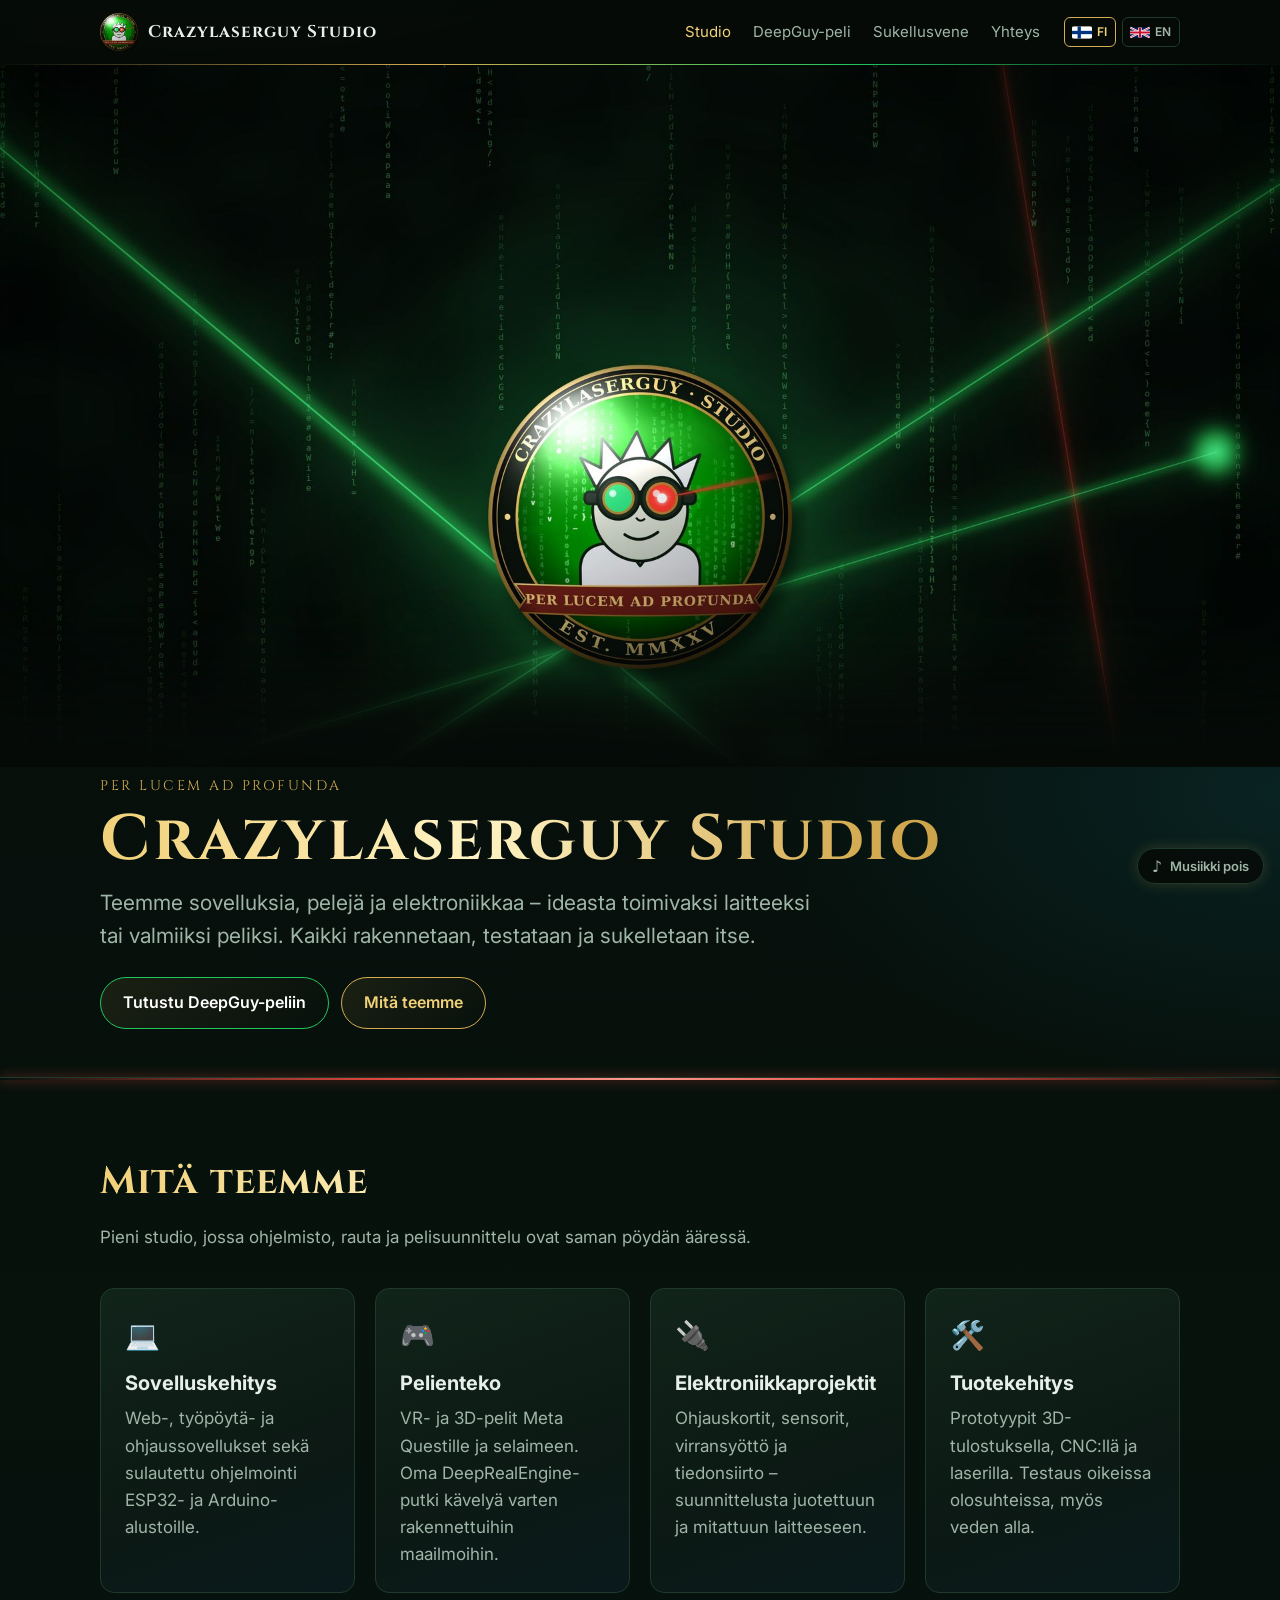
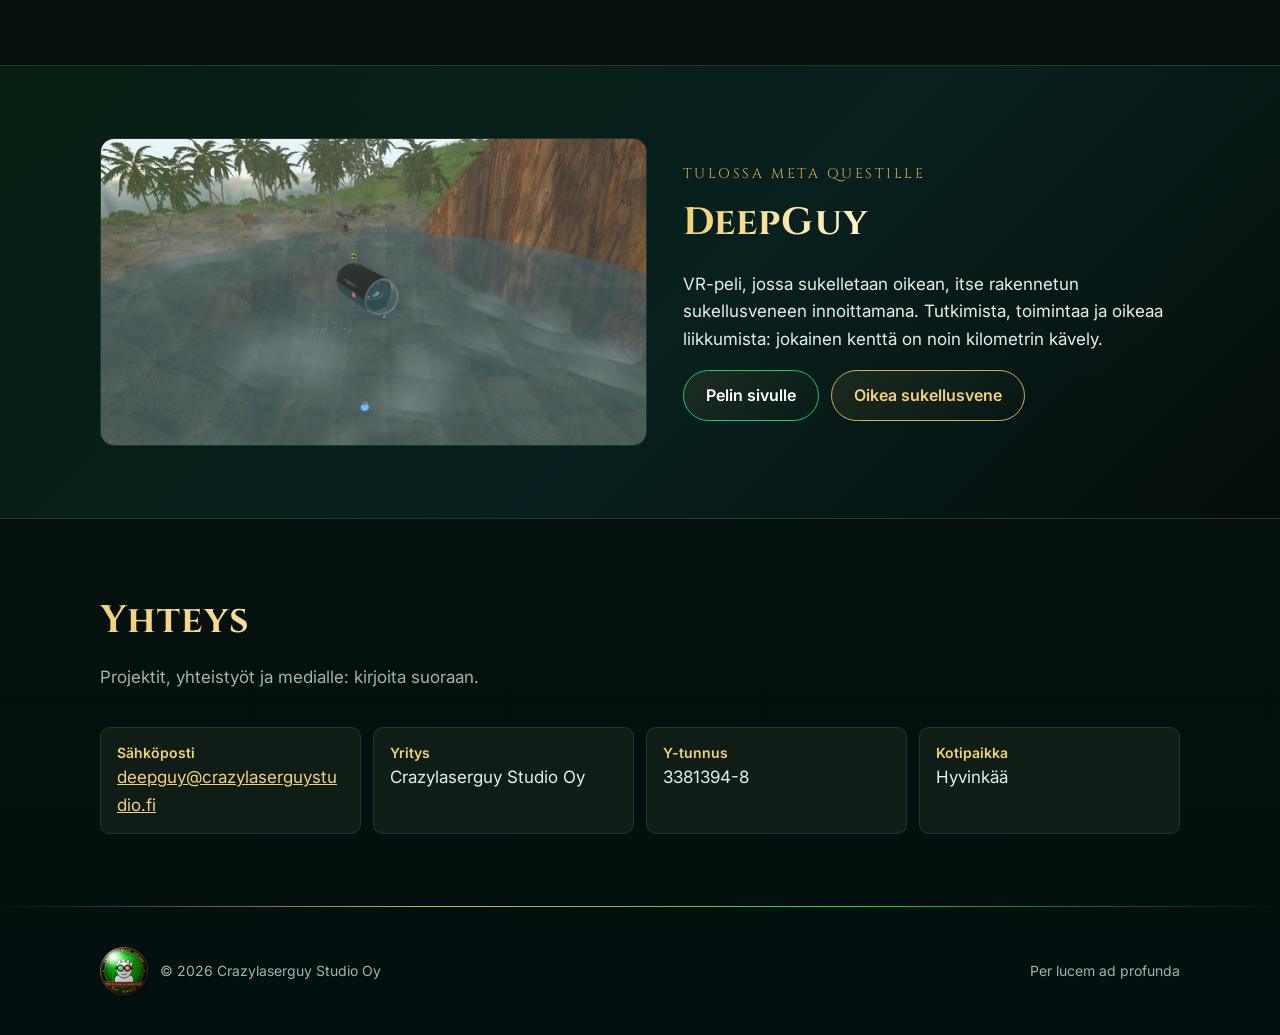
<file: index.html>
<!doctype html>
<html lang="fi">
<head>
<meta charset="utf-8">
<link rel="alternate" hreflang="fi" href="https://crazylaserguystudio.fi/">
<link rel="alternate" hreflang="en" href="https://crazylaserguystudio.fi/en/">
<meta name="viewport" content="width=device-width,initial-scale=1">
<title>Crazylaserguy Studio – sovellukset, pelit ja elektroniikka</title>
<meta name="description" content="Crazylaserguy Studio Oy on hyvinkääläinen studio: sovelluskehitys, pelienteko, elektroniikkaprojektit ja tuotekehitys. Tekijät DeepGuy-pelin ja -sukellusveneen takana.">
<link rel="icon" href="/assets/img/logo-32.png" sizes="32x32">
<link rel="apple-touch-icon" href="/assets/img/logo-192.png">
<meta property="og:title" content="Crazylaserguy Studio">
<meta property="og:description" content="Sovelluskehitys, pelienteko, elektroniikkaprojektit ja tuotekehitys.">
<meta property="og:image" content="https://crazylaserguystudio.fi/assets/img/hero-laser.jpg">
<link rel="preconnect" href="https://fonts.googleapis.com">
<link rel="preconnect" href="https://fonts.gstatic.com" crossorigin>
<link href="https://fonts.googleapis.com/css2?family=Cinzel:wght@600;700&family=Inter:wght@400;600&display=swap" rel="stylesheet">
<link rel="stylesheet" href="/assets/style.css">
</head>
<body>

<nav class="nav"><div class="wrap">
  <a class="brand" href="/"><img src="/assets/img/logo-64.png" alt=""><span>Crazylaserguy Studio</span></a>
  <ul>
    <li><a href="/" aria-current="page">Studio</a></li>
    <li><a href="/deepguy/">DeepGuy-peli</a></li>
    <li><a href="/deepguy/rov/">Sukellusvene</a></li>
    <li><a href="#yhteys">Yhteys</a></li>
  </ul>
  <div class="lang"><a href="https://crazylaserguystudio.fi/" hreflang="fi" lang="fi" aria-current="true" title="Suomeksi"><svg viewBox="0 0 18 11" aria-hidden="true"><rect width="18" height="11" fill="#fff"/><rect x="5" width="3" height="11" fill="#003580"/><rect y="4" width="18" height="3" fill="#003580"/></svg><span>FI</span></a><a href="https://crazylaserguystudio.fi/en/" hreflang="en" lang="en" title="In English"><svg viewBox="0 0 60 30" aria-hidden="true"><rect width="60" height="30" fill="#012169"/><path d="M0,0L60,30M60,0L0,30" stroke="#fff" stroke-width="6"/><path d="M0,0L60,30M60,0L0,30" stroke="#C8102E" stroke-width="2"/><path d="M30,0v30M0,15h60" stroke="#fff" stroke-width="10"/><path d="M30,0v30M0,15h60" stroke="#C8102E" stroke-width="6"/></svg><span>EN</span></a></div>
</div></nav>

<header class="hero" style="background-image:url('/assets/img/hero-laser.jpg')">
  <div class="wrap">
    <p class="motto">Per lucem ad profunda</p>
    <h1>Crazylaserguy Studio</h1>
    <p class="lead">Teemme sovelluksia, pelejä ja elektroniikkaa – ideasta toimivaksi laitteeksi tai valmiiksi peliksi. Kaikki rakennetaan, testataan ja sukelletaan itse.</p>
    <div class="btns">
      <a class="btn btn--primary" href="/deepguy/">Tutustu DeepGuy-peliin</a>
      <a class="btn" href="#mita-teemme">Mitä teemme</a>
    </div>
  </div>
</header>
<hr class="laser-line">

<section id="mita-teemme">
  <div class="wrap">
    <h2>Mitä teemme</h2>
    <p class="sub">Pieni studio, jossa ohjelmisto, rauta ja pelisuunnittelu ovat saman pöydän ääressä.</p>
    <div class="grid">
      <div class="card"><div class="ico">💻</div><h3>Sovelluskehitys</h3><p>Web-, työpöytä- ja ohjaussovellukset sekä sulautettu ohjelmointi ESP32- ja Arduino-alustoille.</p></div>
      <div class="card"><div class="ico">🎮</div><h3>Pelienteko</h3><p>VR- ja 3D-pelit Meta Questille ja selaimeen. Oma DeepRealEngine-putki kävelyä varten rakennettuihin maailmoihin.</p></div>
      <div class="card"><div class="ico">🔌</div><h3>Elektroniikkaprojektit</h3><p>Ohjauskortit, sensorit, virransyöttö ja tiedonsiirto – suunnittelusta juotettuun ja mitattuun laitteeseen.</p></div>
      <div class="card"><div class="ico">🛠️</div><h3>Tuotekehitys</h3><p>Prototyypit 3D-tulostuksella, CNC:llä ja laserilla. Testaus oikeissa olosuhteissa, myös veden alla.</p></div>
    </div>
  </div>
</section>

<section class="alt">
  <div class="wrap feature">
    <div class="media"><video autoplay muted loop playsinline preload="metadata" poster="/assets/video/valikko.jpg"><source src="/assets/video/valikko.mp4" type="video/mp4"></video></div>
    <div>
      <p class="motto">Tulossa Meta Questille</p>
      <h2>DeepGuy</h2>
      <p>VR-peli, jossa sukelletaan oikean, itse rakennetun sukellusveneen innoittamana. Tutkimista, toimintaa ja oikeaa liikkumista: jokainen kenttä on noin kilometrin kävely.</p>
      <div class="btns">
        <a class="btn btn--primary" href="/deepguy/">Pelin sivulle</a>
        <a class="btn" href="/deepguy/rov/">Oikea sukellusvene</a>
      </div>
    </div>
  </div>
</section>

<section id="yhteys">
  <div class="wrap">
    <h2>Yhteys</h2>
    <p class="sub">Projektit, yhteistyöt ja medialle: kirjoita suoraan.</p>
    <ul class="facts">
      <li><b>Sähköposti</b><a href="mailto:deepguy@crazylaserguystudio.fi">deepguy@crazylaserguystudio.fi</a></li>
      <li><b>Yritys</b>Crazylaserguy Studio Oy</li>
      <li><b>Y-tunnus</b>3381394-8</li>
      <li><b>Kotipaikka</b>Hyvinkää</li>
    </ul>
  </div>
</section>

<footer><div class="wrap">
  <div class="seal"><img src="/assets/img/logo-64.png" alt="Crazylaserguy Studio -sinetti"><span>© 2026 Crazylaserguy Studio Oy</span></div>
  <span>Per lucem ad profunda</span>
</div></footer>

<script src="/assets/music.js" defer></script>
</body>
</html>
</file>
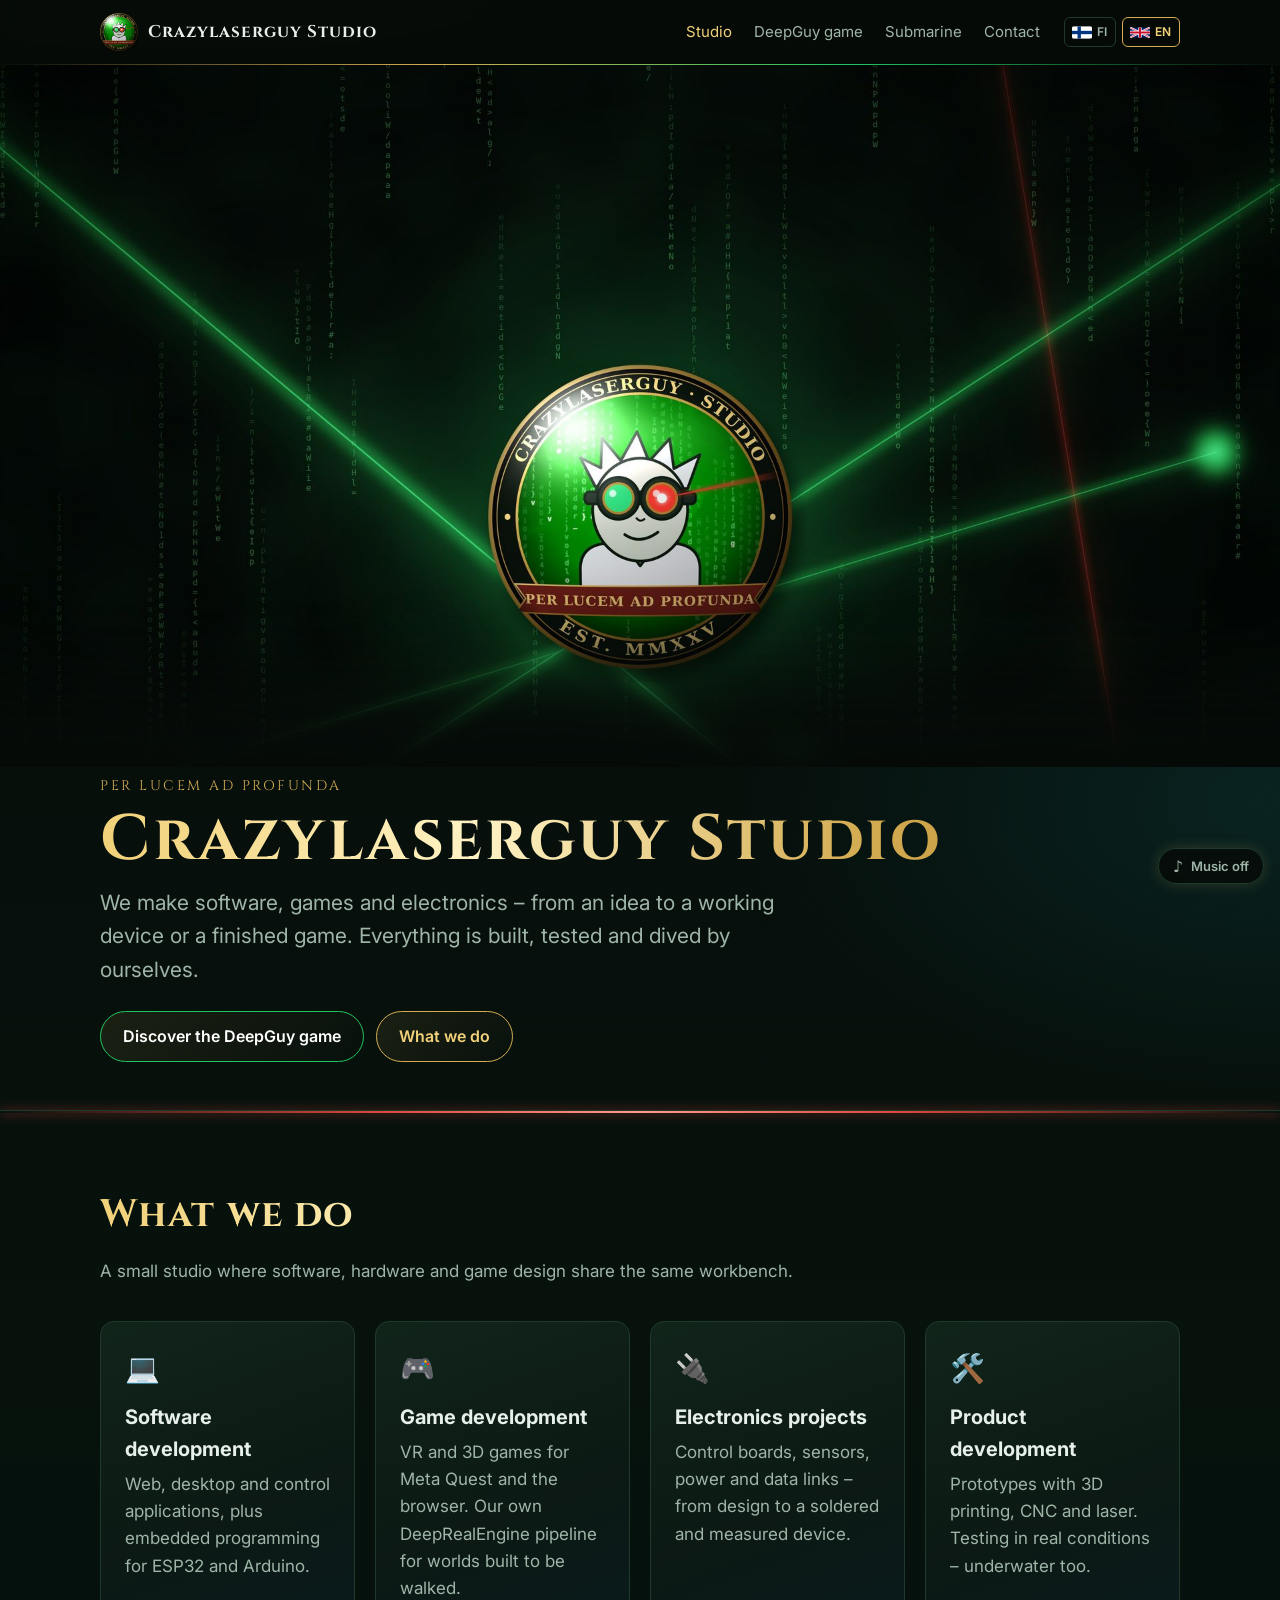
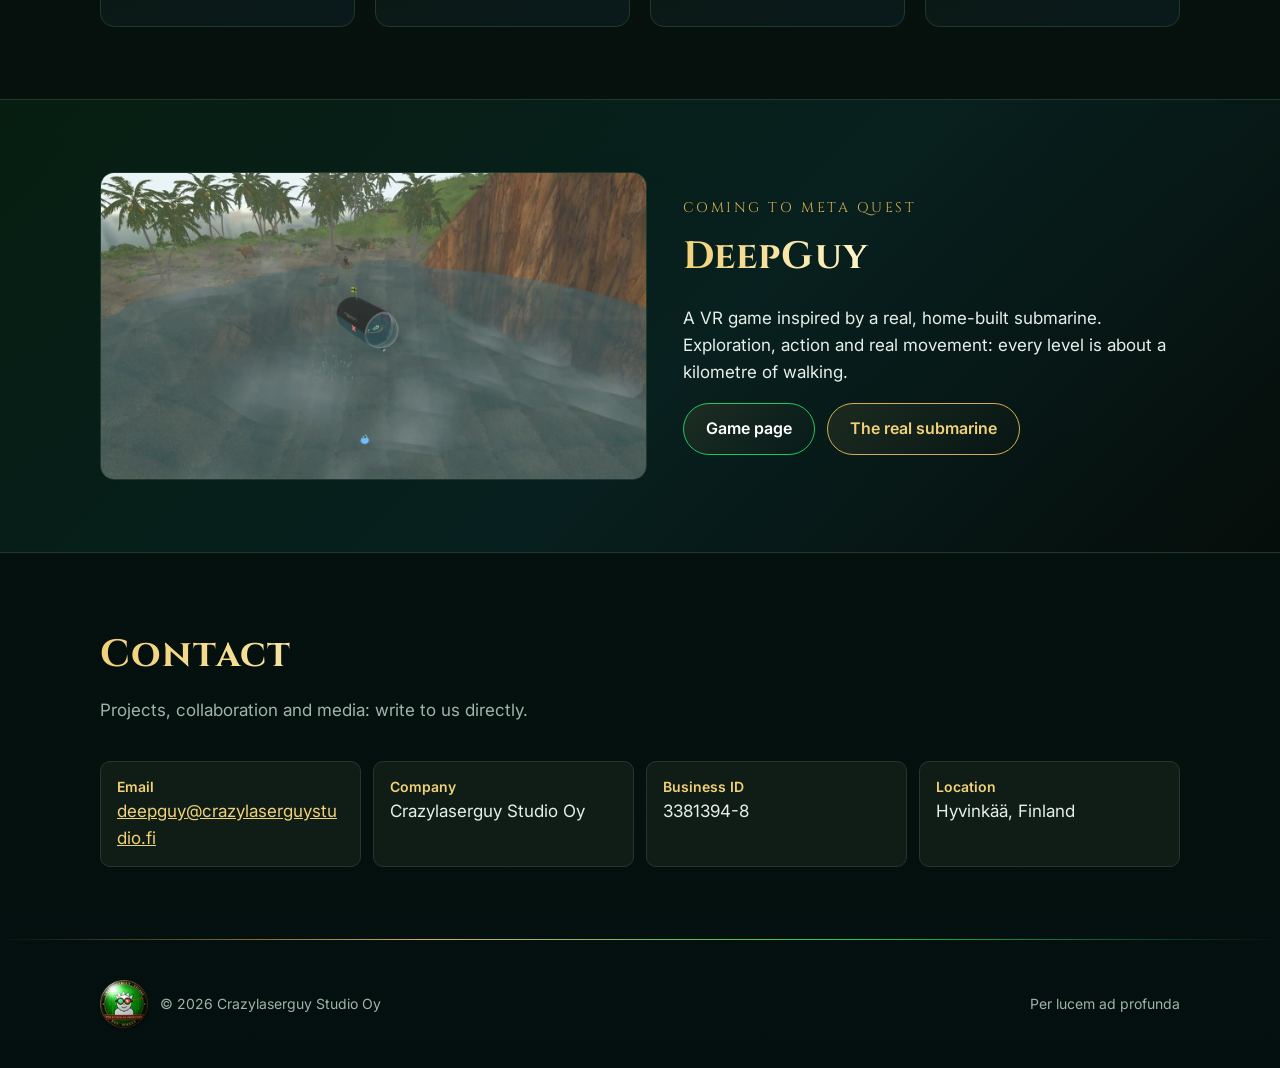
<file: en/index.html>
<!doctype html>
<html lang="en">
<head>
<meta charset="utf-8">
<link rel="alternate" hreflang="fi" href="https://crazylaserguystudio.fi/">
<link rel="alternate" hreflang="en" href="https://crazylaserguystudio.fi/en/">
<meta name="viewport" content="width=device-width,initial-scale=1">
<title>Crazylaserguy Studio – software, games and electronics</title>
<meta name="description" content="Crazylaserguy Studio Oy is a studio in Hyvinkää, Finland: software development, game development, electronics projects and product development. The makers of the DeepGuy game and submarine.">
<link rel="icon" href="/assets/img/logo-32.png" sizes="32x32">
<link rel="apple-touch-icon" href="/assets/img/logo-192.png">
<meta property="og:title" content="Crazylaserguy Studio">
<meta property="og:description" content="Software development, game development, electronics projects and product development.">
<meta property="og:image" content="/assets/img/hero-laser.jpg">
<link rel="preconnect" href="https://fonts.googleapis.com">
<link rel="preconnect" href="https://fonts.gstatic.com" crossorigin>
<link href="https://fonts.googleapis.com/css2?family=Cinzel:wght@600;700&family=Inter:wght@400;600&display=swap" rel="stylesheet">
<link rel="stylesheet" href="/assets/style.css">
</head>
<body>

<nav class="nav"><div class="wrap">
  <a class="brand" href="/en/"><img src="/assets/img/logo-64.png" alt=""><span>Crazylaserguy Studio</span></a>
  <ul>
    <li><a href="/en/" aria-current="page">Studio</a></li>
    <li><a href="/en/deepguy/">DeepGuy game</a></li>
    <li><a href="/en/deepguy/rov/">Submarine</a></li>
    <li><a href="#yhteys">Contact</a></li>
  </ul>
  <div class="lang"><a href="https://crazylaserguystudio.fi/" hreflang="fi" lang="fi" title="Suomeksi"><svg viewBox="0 0 18 11" aria-hidden="true"><rect width="18" height="11" fill="#fff"/><rect x="5" width="3" height="11" fill="#003580"/><rect y="4" width="18" height="3" fill="#003580"/></svg><span>FI</span></a><a href="https://crazylaserguystudio.fi/en/" hreflang="en" lang="en" aria-current="true" title="In English"><svg viewBox="0 0 60 30" aria-hidden="true"><rect width="60" height="30" fill="#012169"/><path d="M0,0L60,30M60,0L0,30" stroke="#fff" stroke-width="6"/><path d="M0,0L60,30M60,0L0,30" stroke="#C8102E" stroke-width="2"/><path d="M30,0v30M0,15h60" stroke="#fff" stroke-width="10"/><path d="M30,0v30M0,15h60" stroke="#C8102E" stroke-width="6"/></svg><span>EN</span></a></div>
</div></nav>

<header class="hero" style="background-image:url('/assets/img/hero-laser.jpg')">
  <div class="wrap">
    <p class="motto">Per lucem ad profunda</p>
    <h1>Crazylaserguy Studio</h1>
    <p class="lead">We make software, games and electronics – from an idea to a working device or a finished game. Everything is built, tested and dived by ourselves.</p>
    <div class="btns">
      <a class="btn btn--primary" href="/en/deepguy/">Discover the DeepGuy game</a>
      <a class="btn" href="#mita-teemme">What we do</a>
    </div>
  </div>
</header>
<hr class="laser-line">

<section id="mita-teemme">
  <div class="wrap">
    <h2>What we do</h2>
    <p class="sub">A small studio where software, hardware and game design share the same workbench.</p>
    <div class="grid">
      <div class="card"><div class="ico">💻</div><h3>Software development</h3><p>Web, desktop and control applications, plus embedded programming for ESP32 and Arduino.</p></div>
      <div class="card"><div class="ico">🎮</div><h3>Game development</h3><p>VR and 3D games for Meta Quest and the browser. Our own DeepRealEngine pipeline for worlds built to be walked.</p></div>
      <div class="card"><div class="ico">🔌</div><h3>Electronics projects</h3><p>Control boards, sensors, power and data links – from design to a soldered and measured device.</p></div>
      <div class="card"><div class="ico">🛠️</div><h3>Product development</h3><p>Prototypes with 3D printing, CNC and laser. Testing in real conditions – underwater too.</p></div>
    </div>
  </div>
</section>

<section class="alt">
  <div class="wrap feature">
    <div class="media"><video autoplay muted loop playsinline preload="metadata" poster="/assets/video/valikko.jpg"><source src="/assets/video/valikko.mp4" type="video/mp4"></video></div>
    <div>
      <p class="motto">Coming to Meta Quest</p>
      <h2>DeepGuy</h2>
      <p>A VR game inspired by a real, home-built submarine. Exploration, action and real movement: every level is about a kilometre of walking.</p>
      <div class="btns">
        <a class="btn btn--primary" href="/en/deepguy/">Game page</a>
        <a class="btn" href="/en/deepguy/rov/">The real submarine</a>
      </div>
    </div>
  </div>
</section>

<section id="yhteys">
  <div class="wrap">
    <h2>Contact</h2>
    <p class="sub">Projects, collaboration and media: write to us directly.</p>
    <ul class="facts">
      <li><b>Email</b><a href="mailto:deepguy@crazylaserguystudio.fi">deepguy@crazylaserguystudio.fi</a></li>
      <li><b>Company</b>Crazylaserguy Studio Oy</li>
      <li><b>Business ID</b>3381394-8</li>
      <li><b>Location</b>Hyvinkää, Finland</li>
    </ul>
  </div>
</section>

<footer><div class="wrap">
  <div class="seal"><img src="/assets/img/logo-64.png" alt="Crazylaserguy Studio seal"><span>© 2026 Crazylaserguy Studio Oy</span></div>
  <span>Per lucem ad profunda</span>
</div></footer>

<script src="/assets/music.js" defer></script>
</body>
</html>
</file>
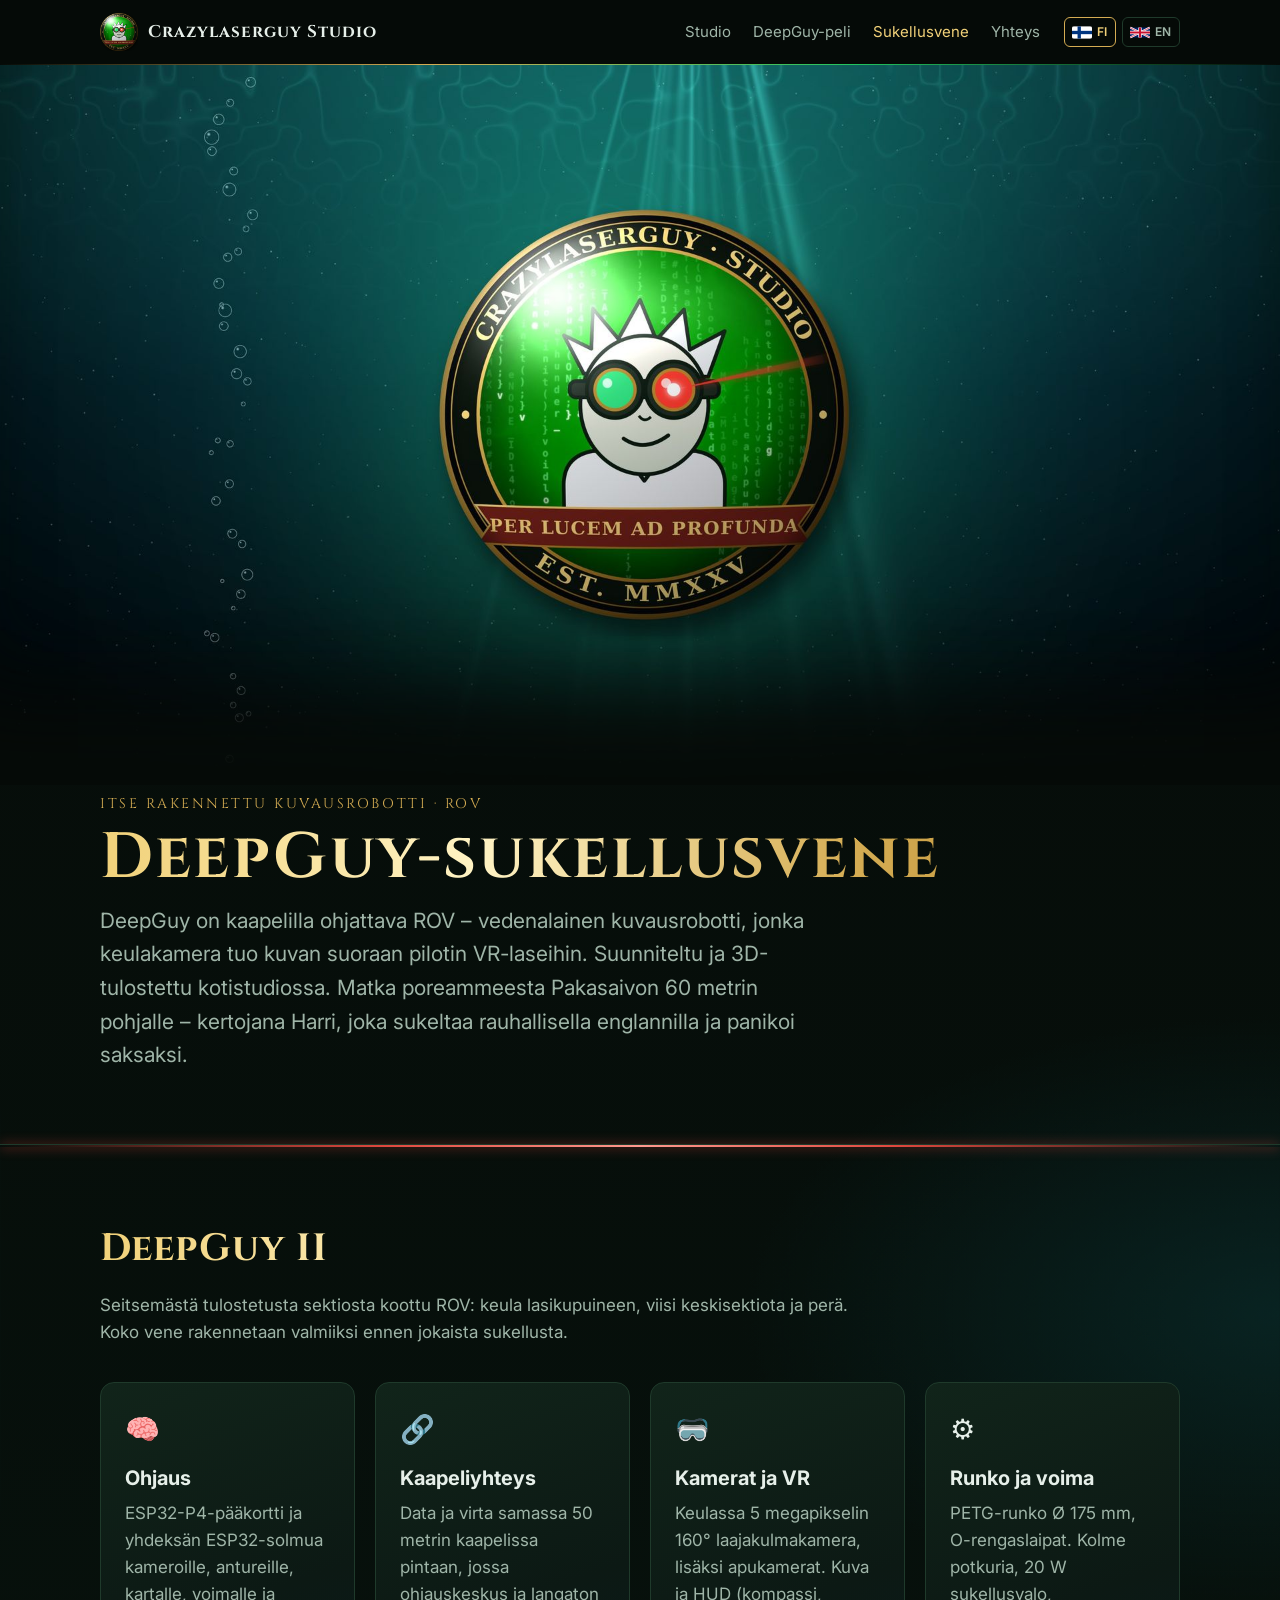
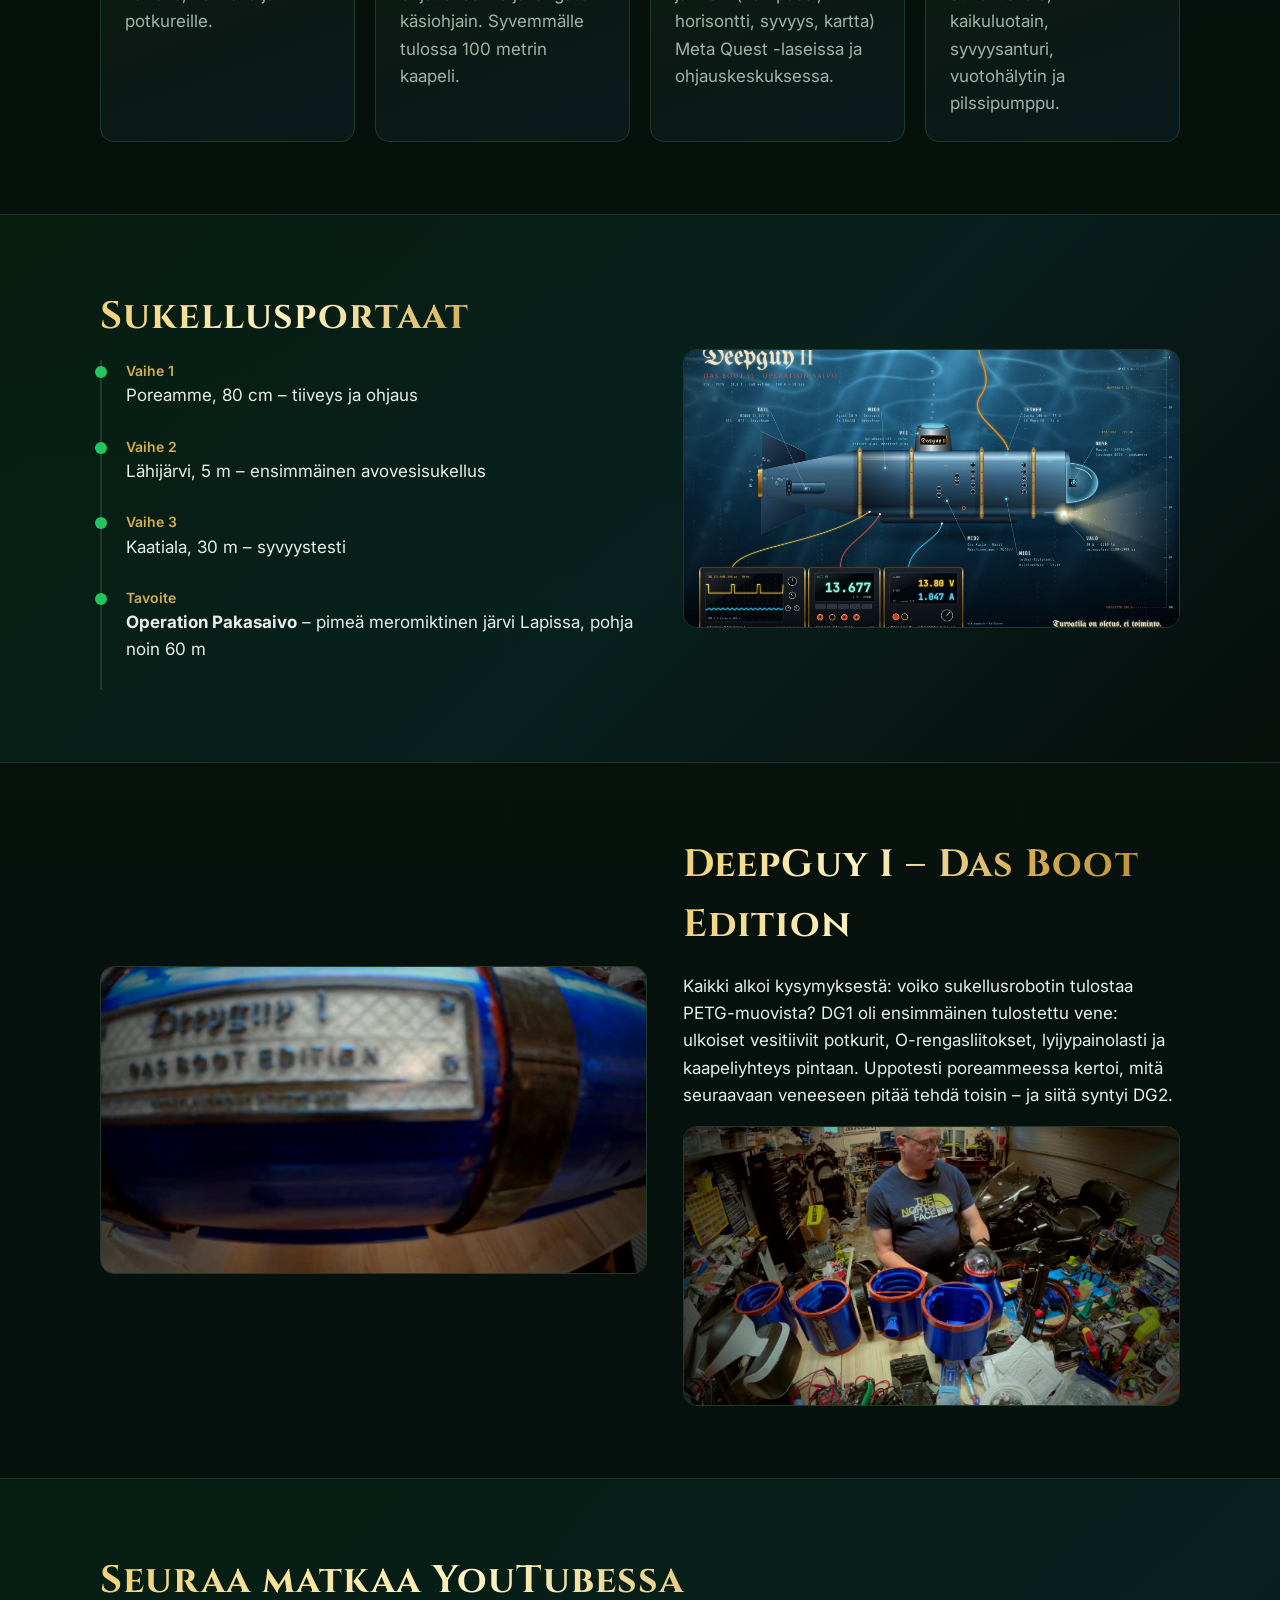
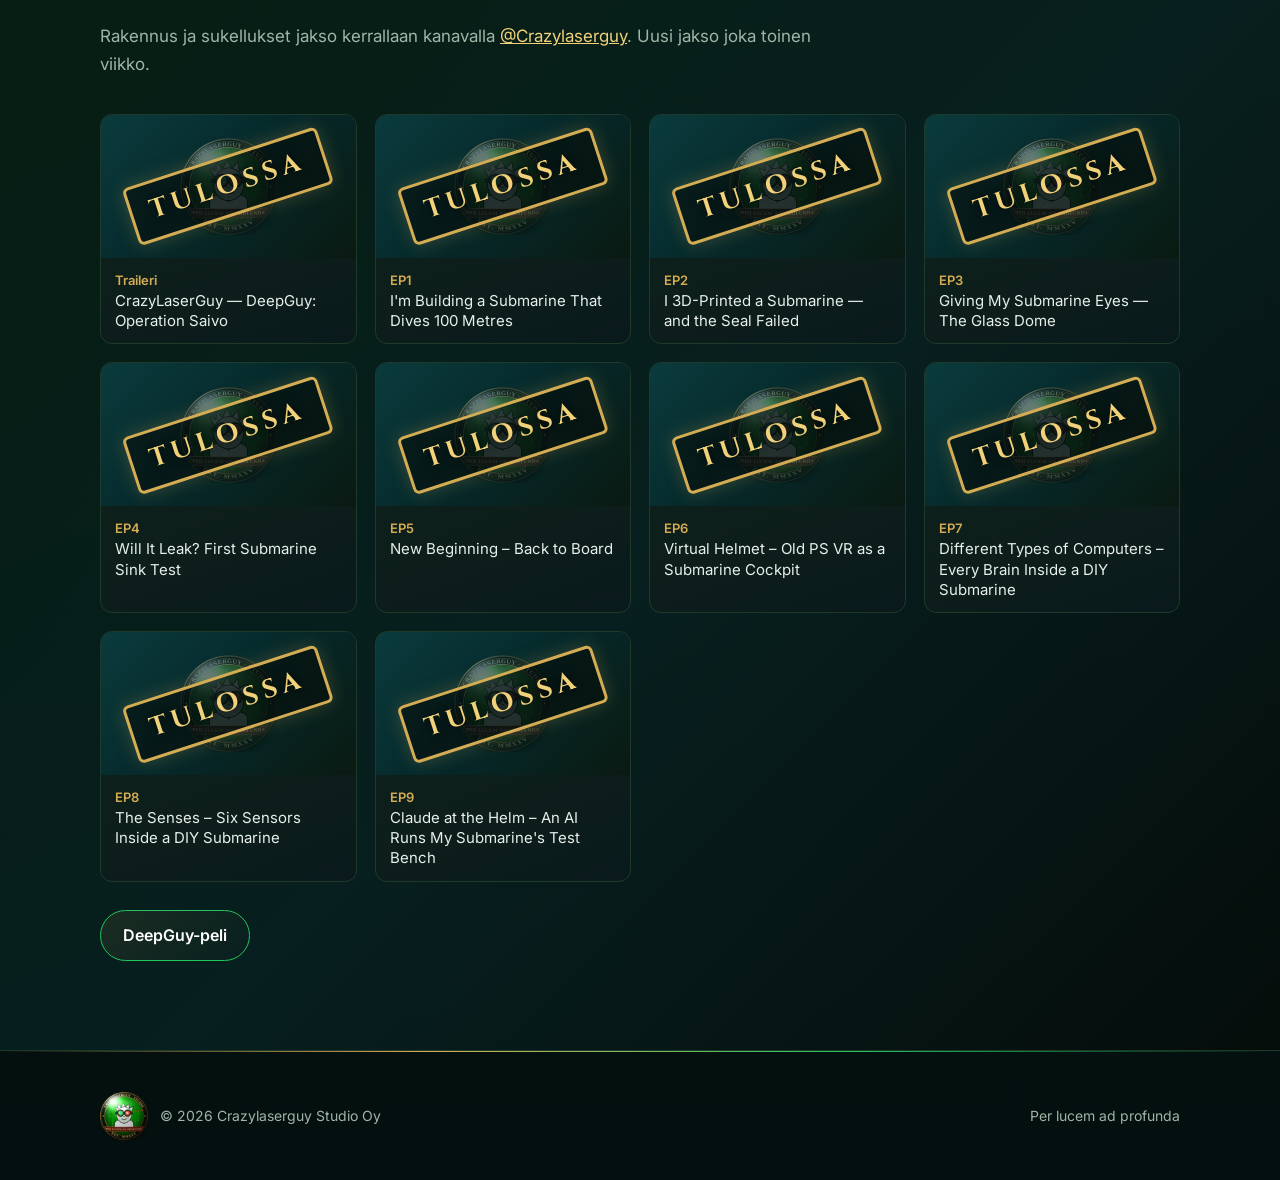
<file: deepguy/rov/index.html>
<!doctype html>
<html lang="fi">
<head>
<meta charset="utf-8">
<link rel="alternate" hreflang="fi" href="https://crazylaserguystudio.fi/deepguy/rov/">
<link rel="alternate" hreflang="en" href="https://crazylaserguystudio.fi/en/deepguy/rov/">
<meta name="viewport" content="width=device-width,initial-scale=1">
<title>DeepGuy-sukellusvene – itse rakennettu ROV | Crazylaserguy Studio</title>
<meta name="description" content="DeepGuy I ja DeepGuy II: itse suunniteltu ja 3D-tulostettu sukellusrobotti, jota ohjataan VR-laseilla. Tavoitteena Operation Pakasaivo.">
<link rel="icon" href="/assets/img/logo-32.png" sizes="32x32">
<link rel="apple-touch-icon" href="/assets/img/logo-192.png">
<meta property="og:title" content="DeepGuy-sukellusvene">
<meta property="og:image" content="https://crazylaserguystudio.fi/assets/img/hero-deep.jpg">
<link rel="preconnect" href="https://fonts.googleapis.com">
<link rel="preconnect" href="https://fonts.gstatic.com" crossorigin>
<link href="https://fonts.googleapis.com/css2?family=Cinzel:wght@600;700&family=Inter:wght@400;600&display=swap" rel="stylesheet">
<link rel="stylesheet" href="/assets/style.css">
</head>
<body>

<nav class="nav"><div class="wrap">
  <a class="brand" href="/"><img src="/assets/img/logo-64.png" alt=""><span>Crazylaserguy Studio</span></a>
  <ul>
    <li><a href="/">Studio</a></li>
    <li><a href="/deepguy/">DeepGuy-peli</a></li>
    <li><a href="/deepguy/rov/" aria-current="page">Sukellusvene</a></li>
    <li><a href="/#yhteys">Yhteys</a></li>
  </ul>
  <div class="lang"><a href="https://crazylaserguystudio.fi/deepguy/rov/" hreflang="fi" lang="fi" aria-current="true" title="Suomeksi"><svg viewBox="0 0 18 11" aria-hidden="true"><rect width="18" height="11" fill="#fff"/><rect x="5" width="3" height="11" fill="#003580"/><rect y="4" width="18" height="3" fill="#003580"/></svg><span>FI</span></a><a href="https://crazylaserguystudio.fi/en/deepguy/rov/" hreflang="en" lang="en" title="In English"><svg viewBox="0 0 60 30" aria-hidden="true"><rect width="60" height="30" fill="#012169"/><path d="M0,0L60,30M60,0L0,30" stroke="#fff" stroke-width="6"/><path d="M0,0L60,30M60,0L0,30" stroke="#C8102E" stroke-width="2"/><path d="M30,0v30M0,15h60" stroke="#fff" stroke-width="10"/><path d="M30,0v30M0,15h60" stroke="#C8102E" stroke-width="6"/></svg><span>EN</span></a></div>
</div></nav>

<header class="hero hero--small" style="background-image:url('/assets/img/hero-deep.jpg')">
  <div class="wrap">
    <p class="motto">Itse rakennettu kuvausrobotti · ROV</p>
    <h1>DeepGuy-sukellusvene</h1>
    <p class="lead">DeepGuy on kaapelilla ohjattava ROV – vedenalainen kuvausrobotti, jonka keulakamera tuo kuvan suoraan pilotin VR-laseihin. Suunniteltu ja 3D-tulostettu kotistudiossa. Matka poreammeesta Pakasaivon 60 metrin pohjalle – kertojana Harri, joka sukeltaa rauhallisella englannilla ja panikoi saksaksi.</p>
  </div>
</header>
<hr class="laser-line">

<section>
  <div class="wrap">
    <h2>DeepGuy II</h2>
    <p class="sub">Seitsemästä tulostetusta sektiosta koottu ROV: keula lasikupuineen, viisi keskisektiota ja perä. Koko vene rakennetaan valmiiksi ennen jokaista sukellusta.</p>
    <div class="grid">
      <div class="card"><div class="ico">🧠</div><h3>Ohjaus</h3><p>ESP32-P4-pääkortti ja yhdeksän ESP32-solmua kameroille, antureille, kartalle, voimalle ja potkureille.</p></div>
      <div class="card"><div class="ico">🔗</div><h3>Kaapeliyhteys</h3><p>Data ja virta samassa 50 metrin kaapelissa pintaan, jossa ohjauskeskus ja langaton käsiohjain. Syvemmälle tulossa 100 metrin kaapeli.</p></div>
      <div class="card"><div class="ico">🥽</div><h3>Kamerat ja VR</h3><p>Keulassa 5 megapikselin 160° laajakulmakamera, lisäksi apukamerat. Kuva ja HUD (kompassi, horisontti, syvyys, kartta) Meta Quest -laseissa ja ohjauskeskuksessa.</p></div>
      <div class="card"><div class="ico">⚙️</div><h3>Runko ja voima</h3><p>PETG-runko Ø 175 mm, O-rengaslaipat. Kolme potkuria, 20 W sukellusvalo, kaikuluotain, syvyysanturi, vuotohälytin ja pilssipumppu.</p></div>
    </div>
  </div>
</section>

<section class="alt">
  <div class="wrap feature">
    <div>
      <h2>Sukellusportaat</h2>
      <ul class="timeline">
        <li><div class="when">Vaihe 1</div>Poreamme, 80 cm – tiiveys ja ohjaus</li>
        <li><div class="when">Vaihe 2</div>Lähijärvi, 5 m – ensimmäinen avovesisukellus</li>
        <li><div class="when">Vaihe 3</div>Kaatiala, 30 m – syvyystesti</li>
        <li><div class="when">Tavoite</div><b>Operation Pakasaivo</b> – pimeä meromiktinen järvi Lapissa, pohja noin 60 m</li>
      </ul>
    </div>
    <div class="media"><img src="/assets/img/dg2-blueprint.jpg" alt="DeepGuy II -piirros" loading="lazy"></div>
  </div>
</section>

<section>
  <div class="wrap feature">
    <div class="media"><img src="/assets/img/dg1-nimikyltti.jpg" alt="DeepGuy I – Das Boot Edition -nimikyltti" loading="lazy"></div>
    <div>
      <h2>DeepGuy I – Das Boot Edition</h2>
      <p>Kaikki alkoi kysymyksestä: voiko sukellusrobotin tulostaa PETG-muovista? DG1 oli ensimmäinen tulostettu vene: ulkoiset vesitiiviit potkurit, O-rengasliitokset, lyijypainolasti ja kaapeliyhteys pintaan. Uppotesti poreammeessa kertoi, mitä seuraavaan veneeseen pitää tehdä toisin – ja siitä syntyi DG2.</p>
      <div class="media" style="margin-top:16px"><img src="/assets/img/dg1-sektiot.jpg" alt="DG1:n tulostetut sektiot työpöydällä" loading="lazy"></div>
    </div>
  </div>
</section>

<section class="alt">
  <div class="wrap">
    <h2>Seuraa matkaa YouTubessa</h2>
    <p class="sub">Rakennus ja sukellukset jakso kerrallaan kanavalla <a href="https://www.youtube.com/@Crazylaserguy">@Crazylaserguy</a>. Uusi jakso joka toinen viikko.</p>
    <div class="eps">
      <div class="ep ep--soon"><div class="th"><img src="/assets/img/logo-192.png" alt=""><span class="stamp">TULOSSA</span></div><div class="tx"><div class="no">Traileri</div><div class="ti">CrazyLaserGuy — DeepGuy: Operation Saivo</div></div></div>
      <div class="ep ep--soon"><div class="th"><img src="/assets/img/logo-192.png" alt=""><span class="stamp">TULOSSA</span></div><div class="tx"><div class="no">EP1</div><div class="ti">I'm Building a Submarine That Dives 100 Metres</div></div></div>
      <div class="ep ep--soon"><div class="th"><img src="/assets/img/logo-192.png" alt=""><span class="stamp">TULOSSA</span></div><div class="tx"><div class="no">EP2</div><div class="ti">I 3D-Printed a Submarine — and the Seal Failed</div></div></div>
      <div class="ep ep--soon"><div class="th"><img src="/assets/img/logo-192.png" alt=""><span class="stamp">TULOSSA</span></div><div class="tx"><div class="no">EP3</div><div class="ti">Giving My Submarine Eyes — The Glass Dome</div></div></div>
      <div class="ep ep--soon"><div class="th"><img src="/assets/img/logo-192.png" alt=""><span class="stamp">TULOSSA</span></div><div class="tx"><div class="no">EP4</div><div class="ti">Will It Leak? First Submarine Sink Test</div></div></div>
      <div class="ep ep--soon"><div class="th"><img src="/assets/img/logo-192.png" alt=""><span class="stamp">TULOSSA</span></div><div class="tx"><div class="no">EP5</div><div class="ti">New Beginning – Back to Board</div></div></div>
      <div class="ep ep--soon"><div class="th"><img src="/assets/img/logo-192.png" alt=""><span class="stamp">TULOSSA</span></div><div class="tx"><div class="no">EP6</div><div class="ti">Virtual Helmet – Old PS VR as a Submarine Cockpit</div></div></div>
      <div class="ep ep--soon"><div class="th"><img src="/assets/img/logo-192.png" alt=""><span class="stamp">TULOSSA</span></div><div class="tx"><div class="no">EP7</div><div class="ti">Different Types of Computers – Every Brain Inside a DIY Submarine</div></div></div>
      <div class="ep ep--soon"><div class="th"><img src="/assets/img/logo-192.png" alt=""><span class="stamp">TULOSSA</span></div><div class="tx"><div class="no">EP8</div><div class="ti">The Senses – Six Sensors Inside a DIY Submarine</div></div></div>
      <div class="ep ep--soon"><div class="th"><img src="/assets/img/logo-192.png" alt=""><span class="stamp">TULOSSA</span></div><div class="tx"><div class="no">EP9</div><div class="ti">Claude at the Helm – An AI Runs My Submarine's Test Bench</div></div></div>
    </div>
    <p style="margin-top:28px"><a class="btn btn--primary" href="/deepguy/">DeepGuy-peli</a></p>
  </div>
</section>

<footer><div class="wrap">
  <div class="seal"><img src="/assets/img/logo-64.png" alt="Crazylaserguy Studio -sinetti"><span>© 2026 Crazylaserguy Studio Oy</span></div>
  <span>Per lucem ad profunda</span>
</div></footer>

</body>
</html>
</file>
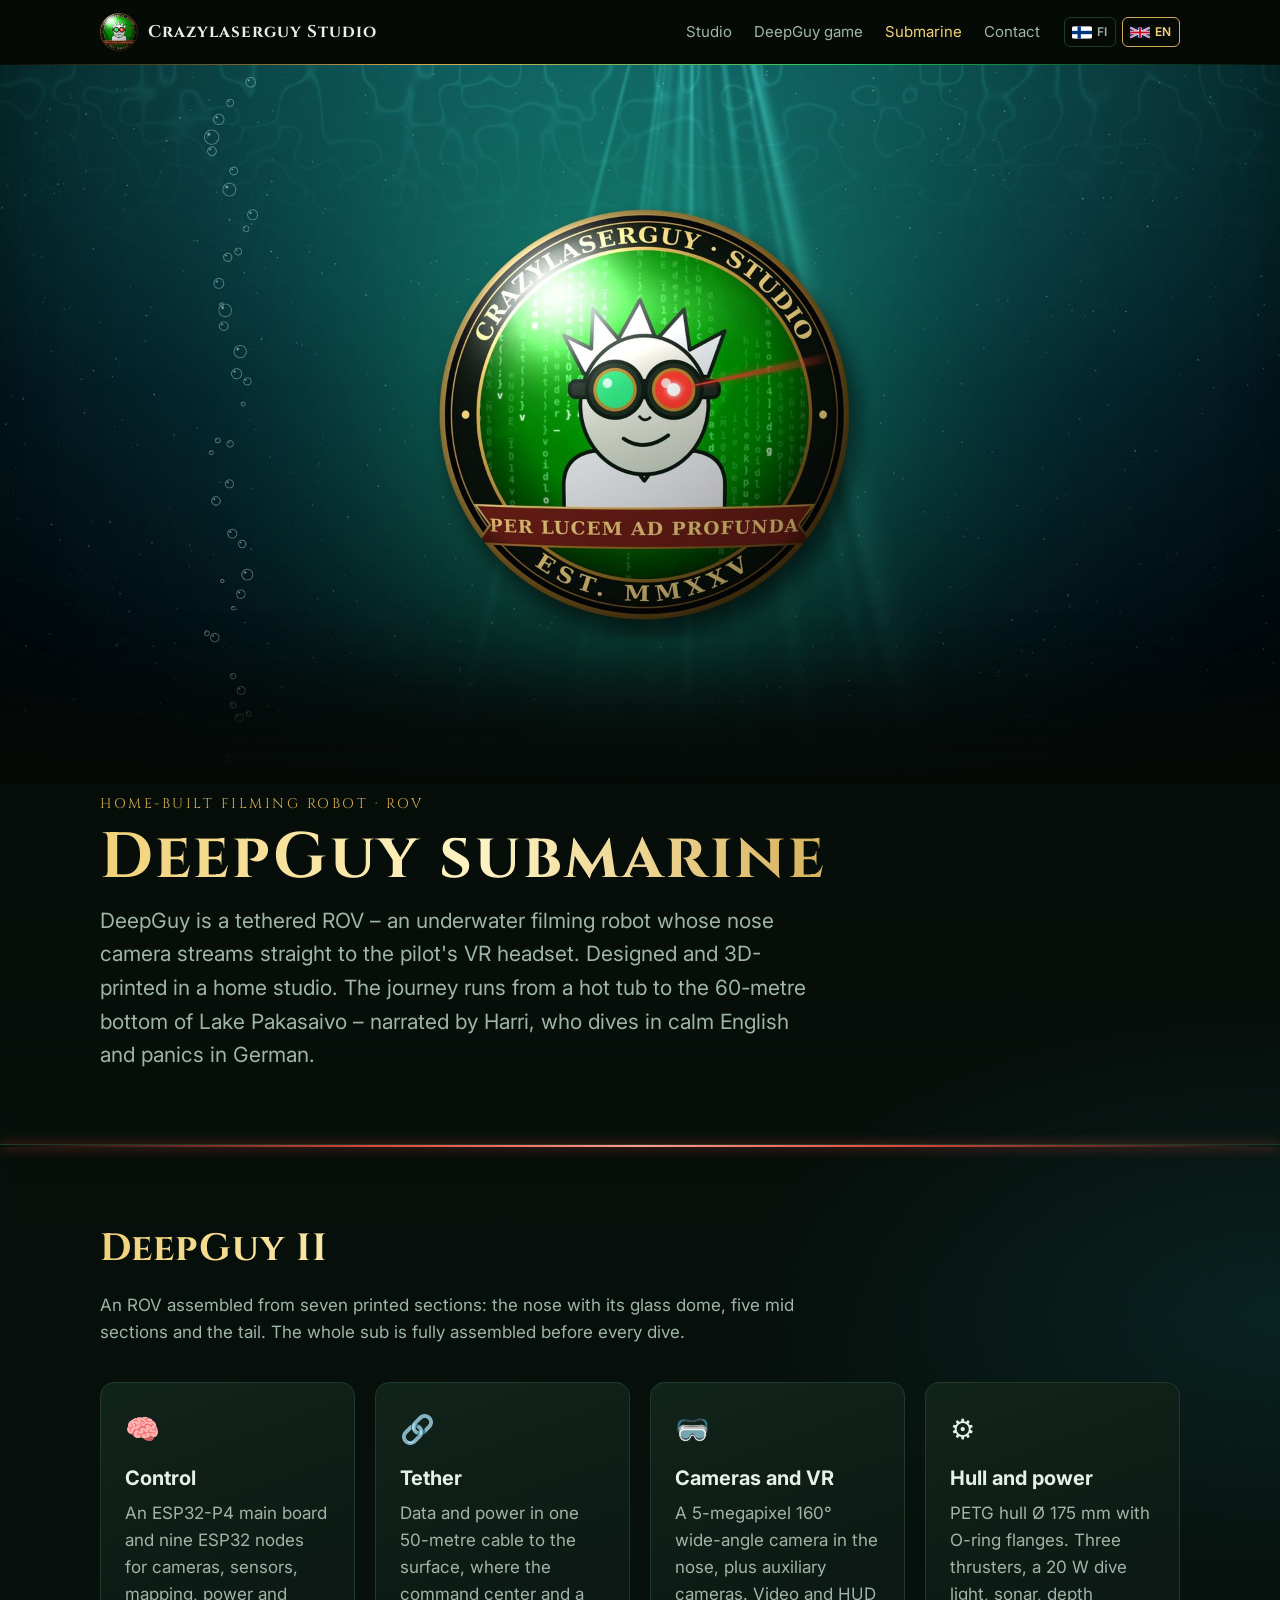
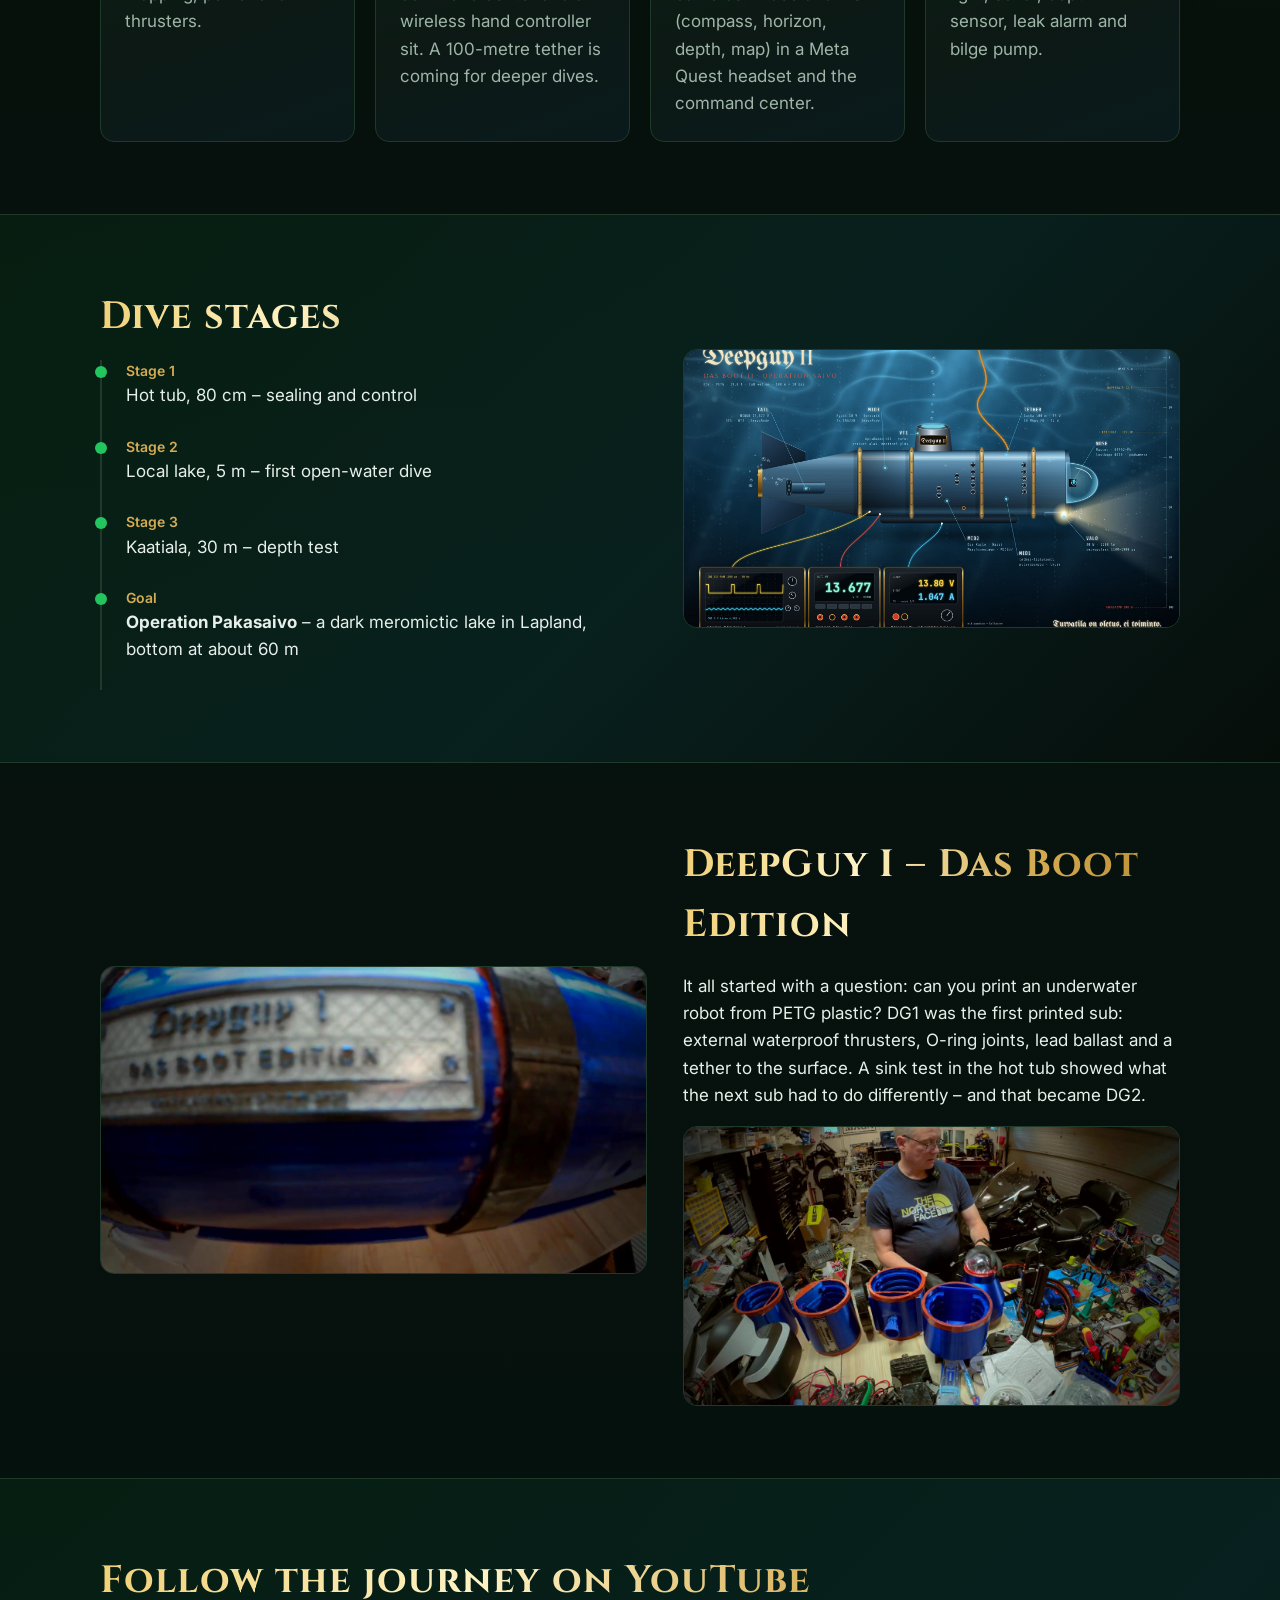
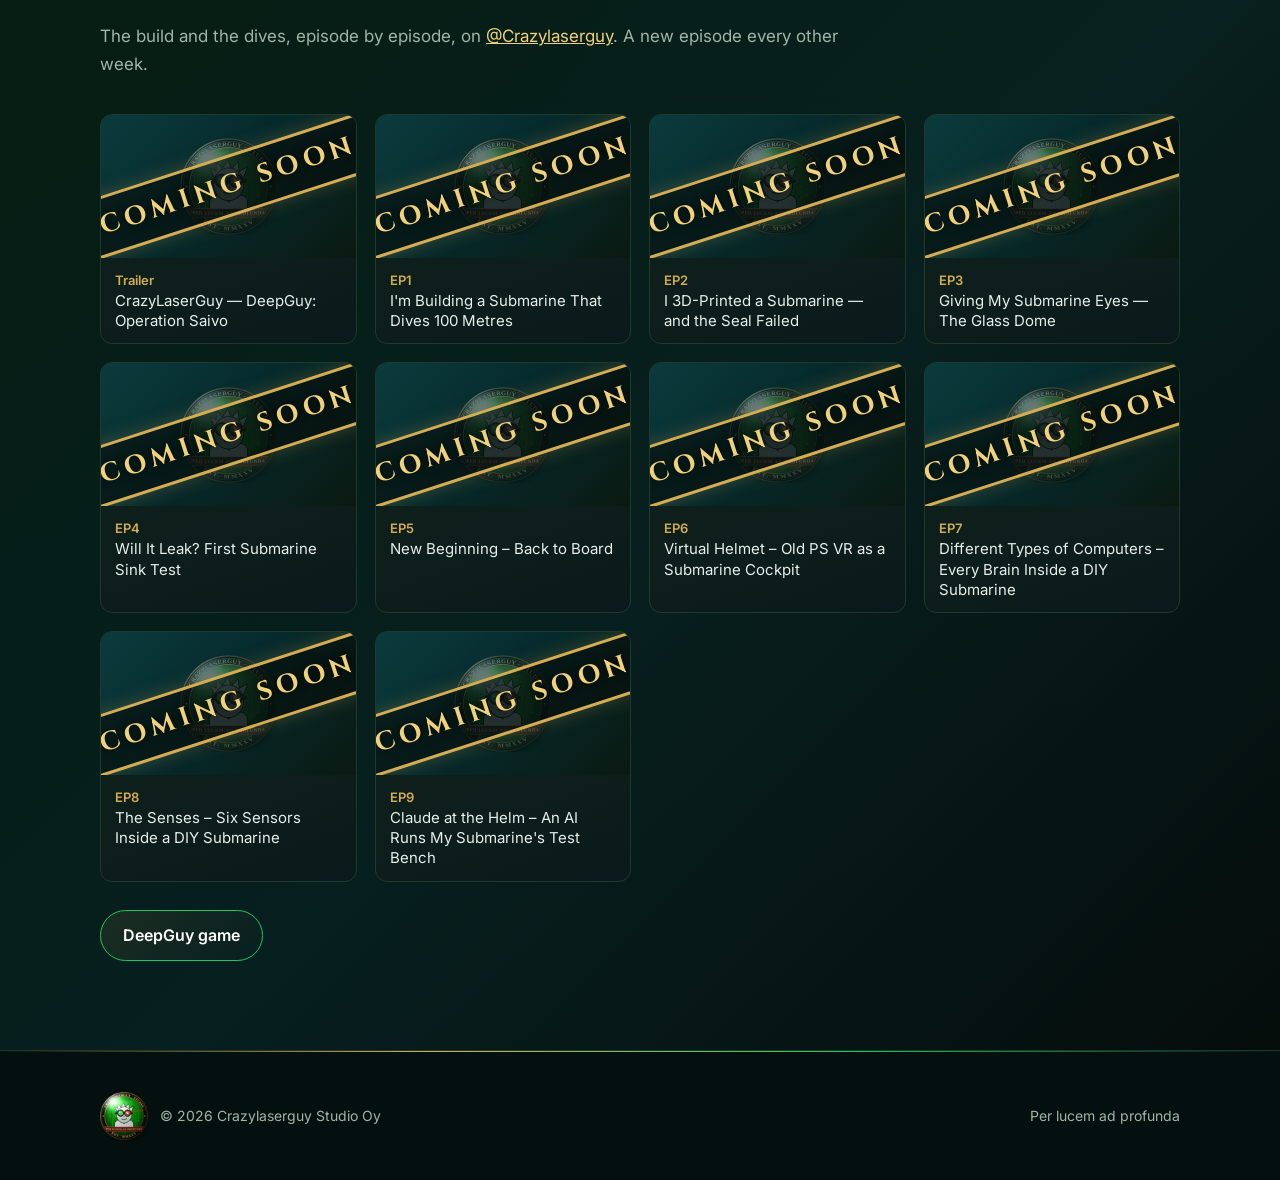
<file: en/deepguy/rov/index.html>
<!doctype html>
<html lang="en">
<head>
<meta charset="utf-8">
<link rel="alternate" hreflang="fi" href="https://crazylaserguystudio.fi/deepguy/rov/">
<link rel="alternate" hreflang="en" href="https://crazylaserguystudio.fi/en/deepguy/rov/">
<meta name="viewport" content="width=device-width,initial-scale=1">
<title>DeepGuy submarine – a home-built ROV | Crazylaserguy Studio</title>
<meta name="description" content="DeepGuy I and DeepGuy II: a self-designed, 3D-printed underwater robot piloted with a VR headset. The goal: Operation Pakasaivo.">
<link rel="icon" href="/assets/img/logo-32.png" sizes="32x32">
<link rel="apple-touch-icon" href="/assets/img/logo-192.png">
<meta property="og:title" content="DeepGuy submarine">
<meta property="og:image" content="/assets/img/hero-deep.jpg">
<link rel="preconnect" href="https://fonts.googleapis.com">
<link rel="preconnect" href="https://fonts.gstatic.com" crossorigin>
<link href="https://fonts.googleapis.com/css2?family=Cinzel:wght@600;700&family=Inter:wght@400;600&display=swap" rel="stylesheet">
<link rel="stylesheet" href="/assets/style.css">
</head>
<body>

<nav class="nav"><div class="wrap">
  <a class="brand" href="/en/"><img src="/assets/img/logo-64.png" alt=""><span>Crazylaserguy Studio</span></a>
  <ul>
    <li><a href="/en/">Studio</a></li>
    <li><a href="/en/deepguy/">DeepGuy game</a></li>
    <li><a href="/en/deepguy/rov/" aria-current="page">Submarine</a></li>
    <li><a href="/en/#yhteys">Contact</a></li>
  </ul>
  <div class="lang"><a href="https://crazylaserguystudio.fi/deepguy/rov/" hreflang="fi" lang="fi" title="Suomeksi"><svg viewBox="0 0 18 11" aria-hidden="true"><rect width="18" height="11" fill="#fff"/><rect x="5" width="3" height="11" fill="#003580"/><rect y="4" width="18" height="3" fill="#003580"/></svg><span>FI</span></a><a href="https://crazylaserguystudio.fi/en/deepguy/rov/" hreflang="en" lang="en" aria-current="true" title="In English"><svg viewBox="0 0 60 30" aria-hidden="true"><rect width="60" height="30" fill="#012169"/><path d="M0,0L60,30M60,0L0,30" stroke="#fff" stroke-width="6"/><path d="M0,0L60,30M60,0L0,30" stroke="#C8102E" stroke-width="2"/><path d="M30,0v30M0,15h60" stroke="#fff" stroke-width="10"/><path d="M30,0v30M0,15h60" stroke="#C8102E" stroke-width="6"/></svg><span>EN</span></a></div>
</div></nav>

<header class="hero hero--small" style="background-image:url('/assets/img/hero-deep.jpg')">
  <div class="wrap">
    <p class="motto">Home-built filming robot · ROV</p>
    <h1>DeepGuy submarine</h1>
    <p class="lead">DeepGuy is a tethered ROV – an underwater filming robot whose nose camera streams straight to the pilot's VR headset. Designed and 3D-printed in a home studio. The journey runs from a hot tub to the 60-metre bottom of Lake Pakasaivo – narrated by Harri, who dives in calm English and panics in German.</p>
  </div>
</header>
<hr class="laser-line">

<section>
  <div class="wrap">
    <h2>DeepGuy II</h2>
    <p class="sub">An ROV assembled from seven printed sections: the nose with its glass dome, five mid sections and the tail. The whole sub is fully assembled before every dive.</p>
    <div class="grid">
      <div class="card"><div class="ico">🧠</div><h3>Control</h3><p>An ESP32-P4 main board and nine ESP32 nodes for cameras, sensors, mapping, power and thrusters.</p></div>
      <div class="card"><div class="ico">🔗</div><h3>Tether</h3><p>Data and power in one 50-metre cable to the surface, where the command center and a wireless hand controller sit. A 100-metre tether is coming for deeper dives.</p></div>
      <div class="card"><div class="ico">🥽</div><h3>Cameras and VR</h3><p>A 5-megapixel 160° wide-angle camera in the nose, plus auxiliary cameras. Video and HUD (compass, horizon, depth, map) in a Meta Quest headset and the command center.</p></div>
      <div class="card"><div class="ico">⚙️</div><h3>Hull and power</h3><p>PETG hull Ø 175 mm with O-ring flanges. Three thrusters, a 20 W dive light, sonar, depth sensor, leak alarm and bilge pump.</p></div>
    </div>
  </div>
</section>

<section class="alt">
  <div class="wrap feature">
    <div>
      <h2>Dive stages</h2>
      <ul class="timeline">
        <li><div class="when">Stage 1</div>Hot tub, 80 cm – sealing and control</li>
        <li><div class="when">Stage 2</div>Local lake, 5 m – first open-water dive</li>
        <li><div class="when">Stage 3</div>Kaatiala, 30 m – depth test</li>
        <li><div class="when">Goal</div><b>Operation Pakasaivo</b> – a dark meromictic lake in Lapland, bottom at about 60 m</li>
      </ul>
    </div>
    <div class="media"><img src="/assets/img/dg2-blueprint.jpg" alt="DeepGuy II drawing" loading="lazy"></div>
  </div>
</section>

<section>
  <div class="wrap feature">
    <div class="media"><img src="/assets/img/dg1-nimikyltti.jpg" alt="DeepGuy I – Das Boot Edition name plate" loading="lazy"></div>
    <div>
      <h2>DeepGuy I – Das Boot Edition</h2>
      <p>It all started with a question: can you print an underwater robot from PETG plastic? DG1 was the first printed sub: external waterproof thrusters, O-ring joints, lead ballast and a tether to the surface. A sink test in the hot tub showed what the next sub had to do differently – and that became DG2.</p>
      <div class="media" style="margin-top:16px"><img src="/assets/img/dg1-sektiot.jpg" alt="DG1 printed sections on the workbench" loading="lazy"></div>
    </div>
  </div>
</section>

<section class="alt">
  <div class="wrap">
    <h2>Follow the journey on YouTube</h2>
    <p class="sub">The build and the dives, episode by episode, on <a href="https://www.youtube.com/@Crazylaserguy">@Crazylaserguy</a>. A new episode every other week.</p>
    <div class="eps">
      <div class="ep ep--soon"><div class="th"><img src="/assets/img/logo-192.png" alt=""><span class="stamp">COMING SOON</span></div><div class="tx"><div class="no">Trailer</div><div class="ti">CrazyLaserGuy — DeepGuy: Operation Saivo</div></div></div>
      <div class="ep ep--soon"><div class="th"><img src="/assets/img/logo-192.png" alt=""><span class="stamp">COMING SOON</span></div><div class="tx"><div class="no">EP1</div><div class="ti">I'm Building a Submarine That Dives 100 Metres</div></div></div>
      <div class="ep ep--soon"><div class="th"><img src="/assets/img/logo-192.png" alt=""><span class="stamp">COMING SOON</span></div><div class="tx"><div class="no">EP2</div><div class="ti">I 3D-Printed a Submarine — and the Seal Failed</div></div></div>
      <div class="ep ep--soon"><div class="th"><img src="/assets/img/logo-192.png" alt=""><span class="stamp">COMING SOON</span></div><div class="tx"><div class="no">EP3</div><div class="ti">Giving My Submarine Eyes — The Glass Dome</div></div></div>
      <div class="ep ep--soon"><div class="th"><img src="/assets/img/logo-192.png" alt=""><span class="stamp">COMING SOON</span></div><div class="tx"><div class="no">EP4</div><div class="ti">Will It Leak? First Submarine Sink Test</div></div></div>
      <div class="ep ep--soon"><div class="th"><img src="/assets/img/logo-192.png" alt=""><span class="stamp">COMING SOON</span></div><div class="tx"><div class="no">EP5</div><div class="ti">New Beginning – Back to Board</div></div></div>
      <div class="ep ep--soon"><div class="th"><img src="/assets/img/logo-192.png" alt=""><span class="stamp">COMING SOON</span></div><div class="tx"><div class="no">EP6</div><div class="ti">Virtual Helmet – Old PS VR as a Submarine Cockpit</div></div></div>
      <div class="ep ep--soon"><div class="th"><img src="/assets/img/logo-192.png" alt=""><span class="stamp">COMING SOON</span></div><div class="tx"><div class="no">EP7</div><div class="ti">Different Types of Computers – Every Brain Inside a DIY Submarine</div></div></div>
      <div class="ep ep--soon"><div class="th"><img src="/assets/img/logo-192.png" alt=""><span class="stamp">COMING SOON</span></div><div class="tx"><div class="no">EP8</div><div class="ti">The Senses – Six Sensors Inside a DIY Submarine</div></div></div>
      <div class="ep ep--soon"><div class="th"><img src="/assets/img/logo-192.png" alt=""><span class="stamp">COMING SOON</span></div><div class="tx"><div class="no">EP9</div><div class="ti">Claude at the Helm – An AI Runs My Submarine's Test Bench</div></div></div>
    </div>
    <p style="margin-top:28px"><a class="btn btn--primary" href="/en/deepguy/">DeepGuy game</a></p>
  </div>
</section>

<footer><div class="wrap">
  <div class="seal"><img src="/assets/img/logo-64.png" alt="Crazylaserguy Studio seal"><span>© 2026 Crazylaserguy Studio Oy</span></div>
  <span>Per lucem ad profunda</span>
</div></footer>

</body>
</html>
</file>
<file: assets/style.css>
/* Crazylaserguy Studio – sivuston tyylit */
:root{
  --bg:#060b08;
  --bg2:#0b1510;
  --panel:#0f1d16;
  --line:#1f3a2b;
  --text:#e6efe9;
  --muted:#9fb5a8;
  --green:#22c55e;
  --green-d:#0a8a2f;
  --gold:#d4ac53;
  --gold-l:#f1d179;
  --red:#e0483e;
  --deep:#0b3b3d;
  --radius:14px;
  --max:1120px;
}
*{box-sizing:border-box}
html{scroll-behavior:smooth}
body{margin:0;background:var(--bg);color:var(--text);
  font-family:"Inter",system-ui,-apple-system,"Segoe UI",Roboto,sans-serif;line-height:1.6;font-size:17px}
img{max-width:100%;display:block}
a{color:var(--gold-l)}
a:hover{color:#fff}
.wrap{max-width:var(--max);margin:0 auto;padding:0 20px}

/* Ylävalikko */
.nav{position:sticky;top:0;z-index:10;background:rgba(6,11,8,.85);backdrop-filter:blur(8px);border-bottom:1px solid var(--line)}
.nav .wrap{display:flex;align-items:center;justify-content:space-between;height:64px;gap:16px}
.brand{display:flex;align-items:center;gap:10px;text-decoration:none;color:var(--text);font-family:"Cinzel",Georgia,serif;font-weight:700;letter-spacing:.06em}
.brand img{width:38px;height:38px}
.nav ul{list-style:none;display:flex;gap:22px;margin:0;padding:0}
.nav ul a{color:var(--muted);text-decoration:none;font-size:15px}
.nav ul a:hover,.nav ul a[aria-current]{color:var(--gold-l)}
@media (max-width:640px){.nav ul{gap:14px}.nav ul a{font-size:14px}.brand span{display:none}}

/* Hero */
.hero{position:relative;min-height:72vh;display:flex;align-items:flex-end;background:#000 center/cover no-repeat;border-bottom:1px solid var(--line)}
.hero::after{content:"";position:absolute;inset:0;background:linear-gradient(180deg,rgba(0,0,0,0) 45%,rgba(6,11,8,.95) 100%)}
.hero .wrap{position:relative;z-index:1;padding-bottom:48px;width:100%}
.hero h1{font-family:"Cinzel",Georgia,serif;font-size:clamp(32px,6vw,64px);line-height:1.1;margin:0 0 10px;letter-spacing:.04em}
.hero p.lead{font-size:clamp(17px,2.2vw,21px);color:var(--muted);max-width:720px;margin:0 0 24px}
.motto{font-family:"Cinzel",Georgia,serif;color:var(--gold);letter-spacing:.18em;font-size:14px;text-transform:uppercase;margin:0 0 8px}
.hero--small{min-height:46vh}

/* Napit */
.btns{display:flex;gap:12px;flex-wrap:wrap}
.btn{display:inline-block;padding:12px 22px;border-radius:999px;text-decoration:none;font-weight:600;font-size:16px;border:1px solid var(--gold);color:var(--gold-l)}
.btn--primary{background:var(--green-d);border-color:var(--green);color:#fff}
.btn:hover{filter:brightness(1.15);color:#fff}

/* Osiot */
section{padding:72px 0}
section.alt{background:var(--bg2);border-top:1px solid var(--line);border-bottom:1px solid var(--line)}
h2{font-family:"Cinzel",Georgia,serif;font-size:clamp(26px,3.6vw,38px);margin:0 0 12px;letter-spacing:.03em}
h3{margin:0 0 6px;font-size:20px}
.sub{color:var(--muted);max-width:760px;margin:0 0 36px}

/* Kortit */
.grid{display:grid;gap:20px;grid-template-columns:repeat(auto-fit,minmax(240px,1fr))}
.card{background:var(--panel);border:1px solid var(--line);border-radius:var(--radius);padding:24px}
.card .ico{font-size:28px;margin-bottom:10px}
.card p{margin:0;color:var(--muted)}

/* Feature-nosto */
.feature{display:grid;grid-template-columns:1.1fr 1fr;gap:36px;align-items:center}
@media (max-width:800px){.feature{grid-template-columns:1fr}}
.media{aspect-ratio:16/9;border-radius:var(--radius);overflow:hidden;border:1px solid var(--line);background:linear-gradient(160deg,#0b3b3d,#04151a)}
.media img,.media video{width:100%;height:100%;object-fit:cover}
.placeholder{display:flex;align-items:center;justify-content:center;color:var(--muted);font-size:15px;text-align:center;padding:20px;border:2px dashed var(--line)}

/* Galleria */
.gallery{display:grid;gap:14px;grid-template-columns:repeat(auto-fit,minmax(220px,1fr))}

/* Faktalista */
.facts{display:grid;gap:12px;grid-template-columns:repeat(auto-fit,minmax(180px,1fr));margin:24px 0 0;padding:0;list-style:none}
.facts li{background:var(--panel);border:1px solid var(--line);border-radius:10px;padding:14px 16px}
.facts b{display:block;color:var(--gold-l);font-size:14px;font-weight:600}

/* Aikajana */
.timeline{list-style:none;margin:0;padding:0;border-left:2px solid var(--line)}
.timeline li{position:relative;padding:0 0 26px 24px}
.timeline li::before{content:"";position:absolute;left:-7px;top:6px;width:12px;height:12px;border-radius:50%;background:var(--green)}
.timeline .when{color:var(--gold);font-size:14px;font-weight:600}

/* Alatunniste */
footer{padding:40px 0;color:var(--muted);font-size:14px;border-top:1px solid var(--line)}
footer .wrap{display:flex;flex-wrap:wrap;gap:20px;justify-content:space-between;align-items:center}
footer .seal{display:flex;gap:12px;align-items:center}
footer img{width:48px;height:48px}

/* --- Liukuvärit CLG-teemalla --- */
body{background:
  radial-gradient(1200px 600px at 15% -10%,rgba(34,197,94,.10),transparent 60%),
  radial-gradient(900px 500px at 100% 30%,rgba(11,59,61,.45),transparent 60%),
  linear-gradient(180deg,#060b08 0%,#07120d 50%,#04100f 100%);background-attachment:fixed}
h1,h2{background:linear-gradient(90deg,var(--gold-l) 0%,#fff3c4 35%,var(--gold) 70%,#b88a2e 100%);
  -webkit-background-clip:text;background-clip:text;color:transparent}
section.alt{background:linear-gradient(135deg,rgba(10,138,47,.10) 0%,rgba(11,59,61,.35) 55%,rgba(6,11,8,.6) 100%)}
.card{background:linear-gradient(160deg,#11241a 0%,#0c1914 60%,#0a1a1c 100%);transition:transform .2s,border-color .2s}
.card:hover{transform:translateY(-3px);border-color:var(--gold)}
.btn--primary{background:linear-gradient(135deg,#16a34a 0%,#0a8a2f 60%,#065f2a 100%)}
.btn{background:linear-gradient(135deg,rgba(212,172,83,.10),rgba(212,172,83,0))}
.media{background:linear-gradient(160deg,#0b3b3d 0%,#062a2c 50%,#020b0c 100%)}
.nav{border-image:linear-gradient(90deg,transparent,var(--gold),var(--green),transparent) 1}
footer{border-image:linear-gradient(90deg,transparent,var(--gold),var(--green),transparent) 1}
.laser-line{height:2px;background:linear-gradient(90deg,transparent,var(--red) 30%,#ff9a8f 50%,var(--red) 70%,transparent);box-shadow:0 0 12px var(--red);border:0;margin:0}

/* --- Korjaukset --- */
html{background:var(--bg)}
body{background-attachment:scroll;min-height:100vh}
/* Hero: taustakuva omana bannerinaan, teksti sinetin alle */
.hero{display:block;min-height:0;background-size:0 0 !important;background-color:transparent}
.hero::before{content:"";display:block;width:100%;aspect-ratio:16/9;max-height:78vh;
  background-image:inherit;background-size:cover;background-position:center;background-repeat:no-repeat;
  box-shadow:inset 0 -140px 90px -50px var(--bg)}
.hero::after{display:none}
.hero .wrap{padding-top:8px;padding-bottom:48px}
.hero--small::before{max-height:52vh}
.nav ul a{white-space:nowrap}
@media (max-width:640px){.nav ul{gap:12px}.nav ul a{font-size:13px}.nav .wrap{height:56px}}
.facts li{overflow-wrap:anywhere}
.hero--small::before{max-height:none}

/* --- Videohero ja galleria --- */
.hero--video::before{display:none}
.hero-media{position:relative;width:100%;aspect-ratio:16/9;max-height:80vh;overflow:hidden;background:#000}
.hero-media video,.hero-media img{width:100%;height:100%;object-fit:cover;display:block}
.hero-media::after{content:"";position:absolute;inset:0;background:linear-gradient(180deg,rgba(6,11,8,0) 55%,var(--bg) 100%)}
.shots{display:grid;gap:14px;grid-template-columns:repeat(6,1fr)}
.shots a{position:relative;display:block;border-radius:12px;overflow:hidden;border:1px solid var(--line);aspect-ratio:16/10}
.shots a img{width:100%;height:100%;object-fit:cover;transition:transform .35s}
.shots a:hover img{transform:scale(1.05)}
.shots a:hover{border-color:var(--gold)}
.shots .cap{position:absolute;left:0;right:0;bottom:0;padding:22px 12px 8px;font-size:13px;color:#fff;background:linear-gradient(180deg,transparent,rgba(0,0,0,.8))}
.shots .big{grid-column:span 3}
.shots .mid{grid-column:span 2}
@media (max-width:800px){.shots{grid-template-columns:repeat(2,1fr)}.shots .big,.shots .mid{grid-column:span 1}.shots .big:first-child{grid-column:span 2}}
.eps{display:grid;gap:18px;grid-template-columns:repeat(auto-fill,minmax(250px,1fr))}
.ep{display:block;text-decoration:none;color:var(--text);background:linear-gradient(160deg,#11241a,#0a1a1c);border:1px solid var(--line);border-radius:12px;overflow:hidden}
.ep:hover{border-color:var(--gold);color:#fff}
.ep .th{position:relative;aspect-ratio:16/9;background:#000}
.ep .th img{width:100%;height:100%;object-fit:cover}
.ep .th::after{content:"▶";position:absolute;inset:0;display:flex;align-items:center;justify-content:center;font-size:34px;color:#fff;text-shadow:0 0 14px #000;opacity:.85}
.ep .tx{padding:12px 14px}
.ep .no{color:var(--gold);font-size:13px;font-weight:600}
.ep .ti{font-size:15px;line-height:1.35}

/* --- Tulossa-jaksot --- */
.ep--soon .th{display:flex;align-items:center;justify-content:center;overflow:hidden;
  background:linear-gradient(135deg,#0b3b3d 0%,#062a2c 45%,#0a1a12 100%)}
.ep--soon .th::after{display:none}
.ep--soon .th img{width:38%;height:auto;object-fit:contain;opacity:.35;filter:grayscale(.3)}
.stamp{position:absolute;left:50%;top:50%;transform:translate(-50%,-50%) rotate(-18deg);
  font-family:"Cinzel",Georgia,serif;font-weight:700;letter-spacing:.2em;font-size:26px;color:var(--gold-l);
  padding:6px 18px;border:3px solid var(--gold);border-radius:6px;background:rgba(6,11,8,.55);
  text-shadow:0 0 10px rgba(0,0,0,.8);box-shadow:0 0 18px rgba(212,172,83,.25);white-space:nowrap}
.ep--soon:hover{border-color:var(--line)}

/* --- Pelivideot --- */
.clips{display:grid;gap:20px;grid-template-columns:repeat(auto-fill,minmax(320px,1fr))}
.clip{margin:0;background:linear-gradient(160deg,#11241a,#0a1a1c);border:1px solid var(--line);border-radius:12px;overflow:hidden}
.clip video{display:block;width:100%;aspect-ratio:16/9;background:#000;object-fit:cover}
.clip figcaption{padding:12px 14px;color:var(--muted);font-size:14px}
.clip figcaption b{display:block;color:var(--gold-l);font-family:"Cinzel",Georgia,serif;font-size:17px}
@media (max-width:400px){.clips{grid-template-columns:1fr}}

/* --- Kielivalinta --- */
.lang{display:flex;gap:6px;margin-left:8px}
.lang a{display:flex;align-items:center;gap:5px;padding:4px 7px;border:1px solid var(--line);border-radius:6px;color:var(--muted);text-decoration:none;font-size:12px;font-weight:600;letter-spacing:.05em}
.lang a svg{width:20px;height:13px;display:block;border-radius:2px}
.lang a[aria-current]{border-color:var(--gold);color:var(--gold-l)}
.lang a:hover{border-color:var(--gold);color:#fff}
.nav ul{margin-left:auto}
@media (max-width:640px){.lang{gap:4px;margin-left:4px}.lang a{padding:3px 4px}.lang a span{display:none}.nav ul{gap:10px}.nav ul a{font-size:12.5px}}
.brand{flex-shrink:0}
@media (max-width:640px){.nav .wrap{gap:8px;padding:0 12px}.brand img{width:30px;height:30px}.nav ul{gap:9px}.nav ul a{font-size:12px}}
@media (max-width:360px){.nav ul a{font-size:11px}.nav ul{gap:7px}}

/* --- Musiikkinappi --- */
.music-btn{position:fixed;right:16px;bottom:16px;z-index:20;display:flex;align-items:center;gap:8px;padding:9px 14px;border-radius:999px;
  border:1px solid var(--gold);background:rgba(6,11,8,.85);backdrop-filter:blur(6px);color:var(--gold-l);font:600 13px "Inter",system-ui,sans-serif;cursor:pointer;box-shadow:0 0 14px rgba(212,172,83,.2)}
.music-btn .ico{font-size:16px;line-height:1}
.music-btn[aria-pressed="false"]{color:var(--muted);border-color:var(--line)}
.music-btn:hover{border-color:var(--gold);color:#fff}
@media (max-width:640px){.music-btn{right:12px;bottom:12px;padding:8px 11px}.music-btn .txt{display:none}}
</file>
